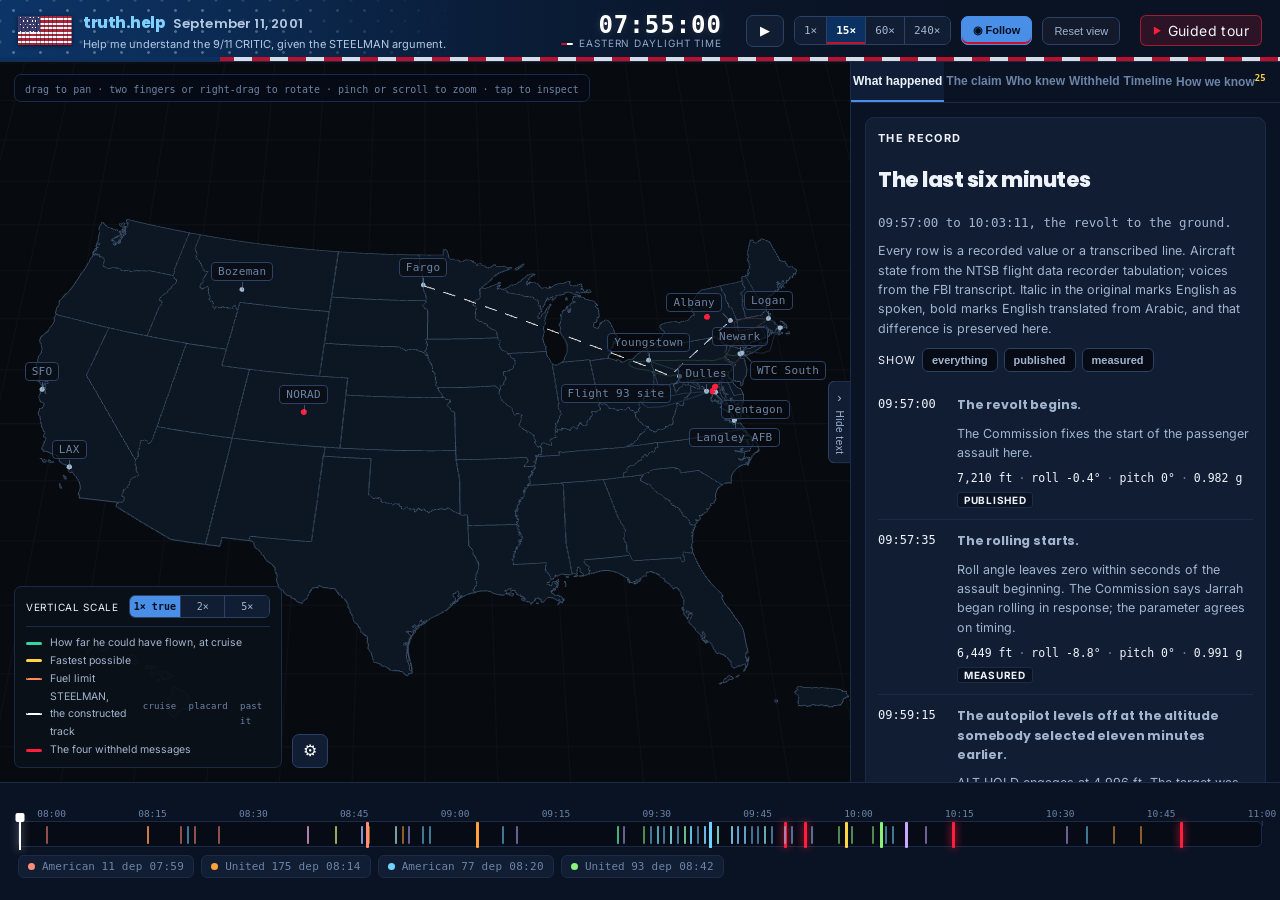
<file: dev.html>
<!DOCTYPE html>
<html lang="en">
<head>
<meta charset="utf-8" />
<meta name="viewport" content="width=device-width, initial-scale=1" />
<title>truth.help — the 9/11 CRITIC and the STEELMAN argument</title>
<link rel="preconnect" href="https://fonts.googleapis.com">
<link rel="preconnect" href="https://fonts.gstatic.com" crossorigin>
<link rel="stylesheet" href="https://fonts.googleapis.com/css2?family=Inter:wght@400;500;600;700;800;900&family=Poppins:wght@600;700;800&display=swap">
<link rel="stylesheet" href="styles.css" />
</head>
<body>

<div id="boot"><div class="boot-inner"><div class="spinner"></div><p>Loading map…</p></div></div>

<header id="topbar">
  <div class="brand">
    <span id="flag90" class="flag90" role="img" aria-label="Animated United States flag"></span>
    <div class="brand-text">
      <h1><a class="wordmark" href="https://truth.help" rel="home">truth.help</a><span class="hdate">September 11, 2001</span></h1>
      <span class="sub">Help me understand the 9/11 CRITIC, given the STEELMAN argument.</span>
    </div>
  </div>

  <div class="clock-wrap">
    <div id="clock">07:55:00</div>
    <div class="clock-label">Eastern Daylight Time</div>
  </div>

  <div class="transport">
    <button id="btn-play" class="icon-btn" title="Play / pause (space)"><span id="play-glyph">▶</span></button>
    <div class="rate-group" id="rate-group">
      <button data-rate="1">1×</button>
      <button data-rate="15" class="on">15×</button>
      <button data-rate="60">60×</button>
      <button data-rate="240">240×</button>
    </div>
    <button id="btn-follow" class="ghost-btn on" aria-pressed="true"
            title="Keep the camera on whatever is airborne (F)">Follow</button>
    <button id="btn-reset-view" class="ghost-btn" title="Stop following and show the whole country">Reset view</button>
    <button id="btn-map" class="ghost-btn only-mobile" title="Swap between the map and the text">Full map</button>
    <button id="btn-tour" class="tour-btn" title="Play a guided walk through the argument">
      <span class="tour-btn-glyph">&#9654;</span> <span class="tour-btn-word">Guided tour</span><span class="tour-btn-short">Tour</span>
    </button>
  </div>
</header>

<main id="stage">
  <canvas id="map"></canvas>
  <div id="labels"></div>

  <div id="hud">
    <div id="hud-state"></div>
    <div id="hud-hint">drag to pan &middot; two fingers or right-drag to rotate &middot; pinch or scroll to zoom &middot; tap to inspect</div>
  </div>

  <div id="legend">
    <div class="legend-scale">
      <span class="legend-title">Vertical scale</span>
      <div class="alt-group" id="alt-group" title="">
        <button data-alt="1" class="on">1× true</button>
        <button data-alt="2">2×</button>
        <button data-alt="5">5×</button>
      </div>
    </div>
    <div class="legend-row" id="alt-note" hidden></div>
    <div id="legend-key" class="legend-key">
      <div><i style="background:#35d6a4"></i>How far he could have flown, at cruise</div>
      <div><i style="background:#ffd447"></i>Fastest possible</div>
      <div><i class="dash" style="border-color:#ff8a5c"></i>Fuel limit</div>
      <div><i class="dash" style="border-color:#fff"></i>STEELMAN, the constructed track
        <span class="ramp" aria-hidden="true"></span>
        <span class="ramp-key">cruise<i></i>placard<i></i>past it</span></div>
      <div><i style="background:#ff1f3d"></i>The four withheld messages</div>
    </div>
  </div>

  <button id="btn-layers" class="icon-btn" aria-label="Map layers" title="Map layers" aria-expanded="false">&#9881;</button>
  <div id="layers-drawer" class="hidden" aria-label="Map layers">
    <div class="drawer-head">
      <span>Map layers</span>
      <button id="drawer-close" class="tour-x" title="Close">&#10005;</button>
    </div>
    <div id="layers-body"></div>
  </div>

  <button id="aside-toggle" title="Hide text" aria-label="Hide text"><span class="at-glyph">›</span><span class="at-word">Hide text</span></button>

  <!-- One popover, shared by every (i) on the page. -->
  <div id="info-pop" class="hidden" role="dialog" aria-label="Definition">
    <div class="ip-term" id="ip-term"></div>
    <p class="ip-plain" id="ip-plain"></p>
    <p class="ip-more" id="ip-more"></p>
    <div class="ip-src" id="ip-src"></div>
  </div>

  <!-- The guided tour's callout. Lives over the map, because the map is what
       it is talking about. -->
  <section id="tour" class="hidden" aria-live="polite" aria-label="Guided tour">
    <div class="tour-bar"><i id="tour-bar-fill"></i></div>
    <div class="tour-head">
      <span id="tour-chapter" class="tour-chapter">&mdash;</span>
      <span id="tour-count" class="tour-count"></span>
      <button id="tour-close" class="tour-x" title="End the tour (Esc)">&#10005;</button>
    </div>
    <h4 id="tour-title"></h4>
    <div id="tour-body"></div>
    <div class="tour-foot">
      <div id="tour-dots" class="tour-dots"></div>
      <div class="tour-ctl">
        <button id="tour-end" title="End the tour">End</button>
        <button id="tour-prev" title="Previous step (&larr;)">&lsaquo;</button>
        <button id="tour-replay" title="Show me where to look again">&#9673;</button>
        <button id="tour-next" title="Next step (space or &rarr;)">&rsaquo;</button>
      </div>
    </div>
  </section>
</main>

<aside id="panel">
  <nav id="tabs">
    <button data-tab="brief" class="on">What&nbsp;happened</button>
    <button data-tab="claim">The&nbsp;claim</button>
    <button data-tab="aware">Who&nbsp;knew</button>
    <button data-tab="critic">Withheld</button>
    <button data-tab="timeline">Timeline</button>
    <button data-tab="conflicts">How&nbsp;we&nbsp;know<span id="conflict-count"></span></button>
  </nav>

  <section class="tab-body" data-body="brief"><div id="recon-host"></div><div id="brief-body"></div></section>

  <section class="tab-body hidden" data-body="claim"><div id="claim-body"></div><div id="claim-next"></div></section>

  <section class="tab-body hidden" data-body="aware">
    <div id="aware-body"></div>
    <h3 id="airborne" class="sec-head sec-anchor">What was airborne</h3>
    <div id="military-body"></div>
    <div id="aware-next"></div>
  </section>

  <section class="tab-body hidden" data-body="critic"><div id="critic-body"></div><div id="critic-next"></div></section>

  <section class="tab-body hidden" data-body="timeline">
    <div id="timeline-top"></div>
    <div id="now-card" class="card"></div>
    <div id="event-list"></div>
    <h3 id="crash" class="sec-head sec-anchor">The crash, 09:57–10:03</h3>
    <div id="debris-body"></div>
    <div id="timeline-next"></div>
  </section>

  <section class="tab-body hidden" data-body="conflicts">
    <div id="certainty-host"></div>
    <div id="corrections-host"></div>
    <div id="conflicts-body"></div>
    <div id="glossary-host"></div>
    <div id="mapkey-host"></div>
    <div id="conflicts-next"></div>
  </section>
</aside>

<footer id="timeline">
  <div id="track-wrap">
    <div id="ticks"></div>
    <div id="track">
      <div id="track-fill"></div>
      <div id="event-marks"></div>
      <div id="playhead"><div class="playhead-grip"></div></div>
    </div>
    <input id="scrub" type="range" min="0" max="1" step="1" value="0" aria-label="Scrub timeline" />
  </div>
  <div id="flight-strip"></div>
</footer>

<div id="tooltip" class="hidden"></div>

<script type="module" src="src/main.js"></script>
</body>
</html>
</file>
<file: styles.css>
/* =============================================================================
   styles.css — dark instrument-panel look. Restrained on purpose: the subject
   does not want decoration, and the colour budget is spent on distinguishing
   evidence from allegation rather than on ornament.
   ========================================================================== */

:root {
  /* Navy, white and red. Restrained on purpose — the subject is a memorial
     one, so the flag palette is used at the weight of an official document
     rather than a celebration. Colour still does the same job it always did
     here: telling evidence apart from allegation. */
  --bg:        #060b16;
  --bg-2:      #0a1324;
  --bg-3:      #101d33;
  --line:      #1b2b47;
  --line-2:    #2b4166;
  --ink:       #eef3fa;
  --ink-dim:   #a2b5cf;
  --ink-faint: #6d84a6;

  /* Flag colours. --critic is the loudest thing on the page by design: the
     withheld messages are the subject, so they get the red. */
  --flag-red:  #c8102e;
  --flag-blue: #0a3161;
  --critic:    #ff1f3d;
  --ui:        #4a8fe7;

  /* Aircraft. AA11 moved from red to coral so nothing competes with CRITIC. */
  --aa11:  #ff8c7a;
  --ua175: #ffbe4d;
  --aa77:  #74c7ff;
  --ua93:  #8cf27a;
  --mil:   #b9a6ff;
  --claim: #ffd447;
  --doc:   #35d6a4;
  --debris:#ff8a5c;

  --topbar-h: 62px;
  --timeline-h: 118px;
  --footer-h: 118px;
  --panel-w: 430px;

  --mono: ui-monospace, "SF Mono", "Cascadia Mono", Menlo, Consolas, monospace;
  /* Inter for interface and body, Poppins for display only, borrowed from
     Truth Social. Both carry a real fallback stack so the page holds its
     shape if the webfonts never arrive. */
  --sans: Inter, ui-sans-serif, system-ui, "Segoe UI", Roboto, sans-serif;
  --display: Poppins, Inter, ui-sans-serif, system-ui, "Segoe UI", sans-serif;
}

* { box-sizing: border-box; }

html, body {
  margin: 0; height: 100%;
  background: var(--bg); color: var(--ink);
  font-family: var(--sans); font-size: 14px;
  overflow: hidden;
  -webkit-font-smoothing: antialiased;
}

body {
  display: grid;
  grid-template-columns: 1fr var(--panel-w);
  grid-template-rows: var(--topbar-h) 1fr var(--timeline-h);
  grid-template-areas: "top top" "stage panel" "time time";
  transition: grid-template-columns .25s ease;
}
body.panel-hidden { grid-template-columns: 1fr 0px; }
body.panel-hidden #panel { opacity: 0; pointer-events: none; }

/* --- boot ---------------------------------------------------------------- */
#boot {
  position: fixed; inset: 0; z-index: 200; background: var(--bg);
  display: grid; place-items: center; transition: opacity .4s ease;
}
#boot.gone { opacity: 0; pointer-events: none; }
.boot-inner { text-align: center; color: var(--ink-dim); }
.spinner {
  width: 30px; height: 30px; margin: 0 auto 14px;
  border: 2px solid var(--line-2); border-top-color: var(--ui);
  border-radius: 50%; animation: spin 0.9s linear infinite;
}
@keyframes spin { to { transform: rotate(360deg); } }
#boot.error .spinner { animation: none; border-top-color: var(--aa11); }

/* --- topbar -------------------------------------------------------------- */
/* The flag, at the weight of an official document rather than a celebration —
   the register the whole page is written in. A canton wash with a faint star
   field on the left, a tricolour rule underneath, and the active controls moved
   off the generic UI blue onto the flag blue. The colour is doing the same job
   it does on the map: telling one kind of thing from another. */
#topbar {
  grid-area: top; position: relative; z-index: 2;
  display: flex; align-items: center; gap: 24px;
  padding: 0 18px;
  background:
    linear-gradient(90deg,
      rgba(13, 60, 118, .82) 0%,
      rgba(12, 55, 108, .64) 18%,
      rgba(10, 49, 97, .34) 38%,
      rgba(10, 49, 97, .08) 58%,
      transparent 76%),
    var(--bg-2);
  border-bottom: 1px solid var(--line);
}

/* The canton: a field of stars, faint enough to read as texture. */
#topbar::before {
  content: ''; position: absolute; left: 0; top: 0; bottom: 4px; width: 460px;
  pointer-events: none;
  background-image:
    radial-gradient(circle at 50% 50%, rgba(255,255,255,.30) 1.1px, transparent 1.7px),
    radial-gradient(circle at 50% 50%, rgba(255,255,255,.20) 1.1px, transparent 1.7px);
  background-size: 27px 21px, 27px 21px;
  background-position: 0 0, 13.5px 10.5px;
  -webkit-mask-image: linear-gradient(90deg, #000 0 46%, transparent 100%);
  mask-image: linear-gradient(90deg, #000 0 46%, transparent 100%);
}
.brand { position: relative; display: flex; align-items: center; gap: 11px; }
.brand-text { min-width: 0; }

/* --- the 1990s flag --------------------------------------------------------
   Sliced into columns, each running the same wave one step behind the last.
   That phase offset IS the ripple; it is how the original GIFs did it. */
.flag90 {
  flex: none; display: flex; align-items: stretch;
  width: 54px; height: 29px;
  filter: drop-shadow(0 1px 2px rgba(0,0,0,.55));
}
.flag90 i {
  flex: 1 1 0; min-width: 0;
  background-image: var(--flag-src);
  background-repeat: no-repeat;
  background-size: 1400% 100%;          /* FLAG_SLICES columns across */
  image-rendering: pixelated;           /* real pixels, not a filter */
  animation: flag90 1.15s linear infinite;
  will-change: transform;
}

@keyframes flag90 {
  0%   { transform: translateY(0)      scaleY(1);    filter: brightness(1); }
  25%  { transform: translateY(-1.6px) scaleY(1.05); filter: brightness(1.22); }
  50%  { transform: translateY(0)      scaleY(1);    filter: brightness(1); }
  75%  { transform: translateY(1.6px)  scaleY(0.95); filter: brightness(0.82); }
  100% { transform: translateY(0)      scaleY(1);    filter: brightness(1); }
}

/* A waving flag is decoration, and decoration is the first thing that should
   hold still when someone has asked for less motion. */
@media (prefers-reduced-motion: reduce) {
  .flag90 i { animation: none; }
}
.brand h1 {
  margin: 0; font-size: 15px; font-weight: 800; letter-spacing: .2px;
  color: #fff;
}
/* Lifted off --ink-faint: that colour was chosen against the near-black page
   background and is close to unreadable on the canton blue now behind it. */
/* The domain is the promise the page has to keep, so it goes first and stays
   first: when the masthead ellipsizes on a phone it is the half that survives. */
.brand h1 { display: flex; align-items: baseline; gap: 8px; }
.wordmark {
  font-size: 14px; letter-spacing: -.2px;
  color: #7fd0ff; text-decoration: none; flex: 0 0 auto;
}
.wordmark:hover { text-decoration: underline; }
.hdate {
  font-size: 13px; font-weight: 500; color: #b4c8e2;
  overflow: hidden; text-overflow: ellipsis; white-space: nowrap; min-width: 0;
}
.brand .sub { font-size: 11px; color: #b4c8e2; }

.clock-wrap { margin-left: auto; text-align: right; }
#clock {
  font-family: var(--mono); font-size: 24px; font-weight: 700;
  letter-spacing: 1px; line-height: 1; font-variant-numeric: tabular-nums;
  color: #fff; text-shadow: 0 1px 10px rgba(255,255,255,.14);
}
.clock-label {
  font-size: 10px; letter-spacing: .9px; text-transform: uppercase;
  color: #8fa8c9;
}
.clock-label::before {
  content: ''; display: inline-block; vertical-align: 2px;
  width: 12px; height: 2px; margin-right: 6px; border-radius: 1px;
  background: linear-gradient(90deg, var(--flag-red) 0 50%, #f7f9fc 50% 100%);
}

.transport { display: flex; align-items: center; gap: 10px; }
.icon-btn {
  width: 38px; height: 32px; border-radius: 7px; cursor: pointer;
  background: var(--bg-3); border: 1px solid var(--line-2); color: #fff;
  font-size: 13px;
}
.icon-btn:hover { border-color: #6f8fbe; background: rgba(20,38,65,.7); }
.rate-group { display: flex; border: 1px solid var(--line-2); border-radius: 7px; overflow: hidden; }
.rate-group button {
  background: var(--bg-3); border: 0; color: var(--ink-dim); cursor: pointer;
  padding: 7px 9px; font-size: 11px; font-family: var(--mono);
  border-right: 1px solid var(--line-2);
}
.rate-group button:last-child { border-right: 0; }
.rate-group button.on {
  background: var(--flag-blue); color: #fff; font-weight: 700;
  box-shadow: inset 0 -2px 0 var(--flag-red);
}
.ghost-btn {
  background: rgba(255,255,255,.03); border: 1px solid var(--line-2); color: var(--ink-dim);
  border-radius: 7px; padding: 7px 11px; cursor: pointer; font-size: 11px;
}
.ghost-btn:hover { color: var(--ink); border-color: #6f8fbe; }
.ghost-btn.on {
  background: var(--flag-blue); border-color: #2d5f9e; color: #fff;
  box-shadow: inset 0 -2px 0 var(--flag-red);
}

/* --- stage --------------------------------------------------------------- */
#stage { grid-area: stage; position: relative; overflow: hidden; }
/* touch-action: none is load-bearing. Without it the browser treats a
   drag as a candidate page scroll, and the moment it decides that is what
   the gesture is, it fires pointercancel and the drag dies mid-motion. */
#map {
  width: 100%; height: 100%; display: block; cursor: grab;
  touch-action: none;
  overscroll-behavior: none;
  -webkit-user-select: none; user-select: none;
  -webkit-tap-highlight-color: transparent;
}
#map:active { cursor: grabbing; }

/* The label layer sits in its own stacking context so a label's leader line
   (a negative-z-index child) can pass behind other labels without dropping
   behind the canvas. */
#labels { position: absolute; inset: 0; pointer-events: none; z-index: 1; }
.map-label {
  position: absolute;
  font-size: 11px; font-family: var(--mono); letter-spacing: .3px;
  color: var(--ink); background: rgba(7,10,15,.82);
  border: 1px solid var(--line-2); border-radius: 4px;
  padding: 2px 6px; white-space: nowrap; pointer-events: none;
  box-sizing: border-box;
}
.map-label .lt { position: relative; }
/* The leader from the box to the point it names. */
.map-label .lead {
  position: absolute; display: block; height: 1px; width: 0;
  background: currentColor; opacity: .55; transform-origin: 0 0;
  z-index: -1; pointer-events: none;
}
.map-label.flight { font-weight: 700; }
.map-label.dim { color: var(--ink-faint); background: rgba(7,10,15,.6); }

#hud {
  position: absolute; left: 14px; top: 12px; pointer-events: none; z-index: 3;
  font-family: var(--mono); font-size: 11px;
  background: rgba(6,11,22,.86); border: 1px solid var(--line);
  border-radius: 7px; padding: 6px 10px;
}
#hud-state { font-size: 15px; color: var(--ink); min-height: 19px; letter-spacing: .3px; }
/* Nothing hovered is the normal state, so an empty readout collapses rather
   than holding an empty band open above the hint. The mobile block drops the
   whole HUD when it is empty, because there the hint line is hidden too. */
#hud-state:empty { display: none; }
#hud-hint { color: var(--ink-faint); margin-top: 3px; font-size: 10px; }

/* The legend: one row for the vertical scale, the colour key beneath it. */
#legend {
  position: absolute; left: 14px; bottom: 14px; width: 268px; z-index: 3;
  background: rgba(12,17,25,.9); border: 1px solid var(--line);
  border-radius: 7px; padding: 8px 11px; font-size: 10.5px; color: var(--ink-dim);
}
.legend-scale { display: flex; align-items: center; gap: 10px; }
.legend-scale .alt-group { flex: 1; margin: 0; }
.legend-title { color: var(--ink); font-size: 10px; text-transform: uppercase; letter-spacing: .7px; white-space: nowrap; }
.legend-row b { color: var(--claim); font-family: var(--mono); }
#alt-note[hidden] { display: none; }
.legend-key { margin-top: 8px; padding-top: 7px; border-top: 1px solid var(--line); }
.legend-key > div { display: flex; align-items: center; gap: 8px; line-height: 1.7; color: var(--ink-dim); }
.legend-key i { flex: none; width: 16px; height: 3px; border-radius: 2px; }
.legend-key i.dash { height: 0; border-top: 2px dashed; background: none; }
.legend-key.in-drawer { font-size: 11.5px; }

/* The layers drawer and its button, beside the legend. */
#btn-layers {
  position: absolute; left: 292px; bottom: 14px; z-index: 3;
  width: 36px; height: 34px; font-size: 16px; line-height: 1;
}
#btn-layers.on { background: var(--flag-blue); border-color: #2d5f9e; }
#layers-drawer {
  position: absolute; left: 14px; bottom: 58px; width: 340px; z-index: 30;
  max-height: calc(100% - 80px); overflow-y: auto;
  background: rgba(6,11,22,.96); backdrop-filter: blur(9px);
  border: 1px solid var(--line-2); border-radius: 9px; padding: 10px 12px 4px;
  box-shadow: 0 18px 48px rgba(0,0,0,.62);
  animation: tour-in .22s ease-out;
}
#layers-drawer.hidden { display: none; }
.drawer-head {
  display: flex; align-items: center; justify-content: space-between;
  font: 700 10px/1 var(--mono); letter-spacing: 1.2px; text-transform: uppercase;
  color: var(--ink-dim); margin-bottom: 8px;
}
#layers-drawer .card { padding: 10px; margin-bottom: 8px; }
#layers-drawer .toggle { padding: 6px 4px; }
.mode-switch {
  display: flex; border: 1px solid var(--line-2); border-radius: 7px; overflow: hidden;
}
.mode-switch button {
  flex: 1; background: var(--bg-3); border: 0; border-right: 1px solid var(--line-2);
  color: var(--ink-dim); cursor: pointer; padding: 8px 6px; font-size: 12px; font-weight: 700;
}
.mode-switch button:last-child { border-right: 0; }
.mode-switch button.on { background: var(--flag-blue); color: #fff; box-shadow: inset 0 -2px 0 var(--flag-red); }

#aside-toggle {
  position: absolute; right: 0; top: 50%; transform: translateY(-50%);
  z-index: 10; cursor: pointer;
  display: flex; flex-direction: column; align-items: center; gap: 6px;
  width: 22px; padding: 8px 3px;
  background: var(--bg-3); color: var(--ink-dim);
  border: 1px solid var(--line-2); border-right: 0;
  border-radius: 7px 0 0 7px; font-size: 13px;
}
#aside-toggle .at-word { writing-mode: vertical-rl; font-size: 10px; letter-spacing: .5px; }
#aside-toggle:hover { color: var(--ink); }
body.panel-hidden #aside-toggle .at-glyph { display: inline-block; transform: rotate(180deg); }

/* --- panel --------------------------------------------------------------- */
#panel {
  grid-area: panel; background: var(--bg-2); border-left: 1px solid var(--line);
  display: flex; flex-direction: column; overflow: hidden; transition: opacity .2s;
  position: relative;
}
/* Six tabs at ~70px each across the 430px panel. */
#tabs {
  display: flex; flex-wrap: nowrap; border-bottom: 1px solid var(--line); flex: 0 0 auto;
  position: relative;
  /* Labels that read as questions are longer than one-word labels. Rather than
     crushing them into each other, let the strip scroll and keep each label
     whole; the fade on #panel::before already signals there is more. */
  overflow-x: auto; scrollbar-width: none; scroll-snap-type: x proximity;
}
#tabs::-webkit-scrollbar { display: none; }
#tabs button {
  flex: 0 0 auto; white-space: nowrap; scroll-snap-align: start; background: transparent; border: 0; border-bottom: 2px solid transparent;
  color: var(--ink-faint); padding: 11px 2px; cursor: pointer; font-size: 12px;
  letter-spacing: 0; white-space: nowrap; min-width: 0;
}
/* Right-edge fade on a strip that scrolls sideways, drawn by the strip's
   parent so it stays at the visible edge, and switched off at the end. */
#panel::before, #timeline::after {
  content: ''; position: absolute; right: 0; width: 28px; z-index: 6;
  pointer-events: none; opacity: 0; transition: opacity .2s;
  background: linear-gradient(90deg, transparent, var(--bg-2));
}
#panel::before { top: 0; height: 44px; }
#timeline::after { bottom: 6px; height: 30px; }
@media (max-width: 860px) {
  #panel:has(#tabs:not(.at-end))::before { opacity: 1; }
  #timeline:has(#flight-strip:not(.at-end))::after { opacity: 1; }
  body.footer-min #timeline::after { display: none; }
}
#conflict-count {
  display: inline-block; font-family: var(--mono); font-size: 9px;
  color: var(--claim); vertical-align: super;
}
#tabs button:hover { color: var(--ink-dim); }
#tabs button.on { color: var(--ink); border-bottom-color: var(--ui); background: rgba(74,143,231,.09); }

.tab-body { overflow-y: auto; padding: 14px; flex: 1 1 auto; }
.tab-body.hidden { display: none; }
.tab-body::-webkit-scrollbar { width: 9px; }
.tab-body::-webkit-scrollbar-thumb { background: var(--line-2); border-radius: 5px; }
.tab-body::-webkit-scrollbar-track { background: transparent; }

.card {
  background: var(--bg-3); border: 1px solid var(--line);
  border-radius: 9px; padding: 12px; margin-bottom: 12px;
}
.card h3 {
  margin: 0 0 8px; font-size: 11px; text-transform: uppercase;
  letter-spacing: .8px; color: var(--ink-dim); font-weight: 800;
}
.card p { margin: 0 0 9px; line-height: 1.55; color: var(--ink-dim); font-size: 12.5px; }
.card p:last-child { margin-bottom: 0; }
.card p strong { color: var(--ink); font-weight: 700; }

/* provenance badges — the whole point of the colour system */
.src {
  display: inline-block; font-size: 9px; letter-spacing: .6px; text-transform: uppercase;
  padding: 1.5px 5px; border-radius: 3px; font-family: var(--mono);
  border: 1px solid; vertical-align: middle; white-space: nowrap;
}
.src[data-info] { cursor: help; }
.src[data-info]:hover { filter: brightness(1.25); }
.src.solid { color: #7fd1a8; border-color: #2c5f47; background: rgba(53,214,164,.08); }
.src.soft  { color: #8fa2b8; border-color: var(--line-2); background: rgba(143,162,184,.06); }
.src.warn  { color: var(--claim); border-color: #6b5713; background: rgba(255,212,71,.09); }
/* A source that refutes the premise it is attached to. Same weight as .solid,
   opposite direction, so a refuting record cannot read as a supporting one. */
.src.against { color: #ffb3bd; border-color: #7a2230; background: rgba(200,16,46,.10); }

/* --- timeline event list -------------------------------------------------- */
#now-card { border-color: var(--line-2); }
#now-card .now-t { font-family: var(--mono); font-size: 19px; color: var(--ink); }
#now-card .now-sub { font-size: 11px; color: var(--ink-faint); margin-top: 2px; }

.ev {
  display: grid; grid-template-columns: 62px 1fr; gap: 10px;
  padding: 9px 8px; border-radius: 7px; cursor: pointer;
  border-left: 2px solid transparent; margin-bottom: 2px;
}
.ev:hover { background: var(--bg-3); }
.ev.future { opacity: .34; }
.ev.now { background: rgba(74,143,231,.12); border-left-color: var(--ui); }
.ev-t { font-family: var(--mono); font-size: 11.5px; color: var(--ink-faint); padding-top: 1px; }
.ev.now .ev-t, .ev.past .ev-t { color: var(--ink-dim); }
.ev-label { font-size: 10px; letter-spacing: .4px; text-transform: uppercase; margin-bottom: 3px; font-weight: 800; }
.ev-text { font-size: 12.5px; line-height: 1.5; color: var(--ink-dim); }
.ev.claim-ev { border-left-color: var(--claim); background: rgba(255,212,71,.06); }

/* --- claim tab ------------------------------------------------------------ */
.quote {
  border-left: 3px solid var(--claim); padding: 4px 0 4px 12px; margin: 10px 0;
  font-style: italic; color: var(--ink); line-height: 1.6; font-size: 13px;
}
.kv { display: grid; grid-template-columns: 84px 1fr; gap: 5px 10px; font-size: 12px; }
.kv dt { color: var(--ink-faint); }
.kv dd { margin: 0; color: var(--ink-dim); }

.leg {
  border: 1px solid var(--line); border-radius: 8px; padding: 10px;
  margin-bottom: 9px; background: rgba(255,255,255,.012);
}
.leg-head { display: flex; justify-content: space-between; align-items: baseline; gap: 8px; margin-bottom: 7px; }
.leg-name { font-size: 12px; color: var(--ink); font-weight: 700; }
.leg-dist { font-family: var(--mono); font-size: 11px; color: var(--ink-faint); }
.leg-speed { font-family: var(--mono); font-size: 22px; font-weight: 800; line-height: 1; }
.leg-speed small { font-size: 11px; font-weight: 400; color: var(--ink-faint); margin-left: 4px; }
.leg-mach { font-family: var(--mono); font-size: 11px; color: var(--ink-dim); margin-top: 3px; }

.bar { height: 7px; border-radius: 4px; background: var(--bg); margin-top: 9px; position: relative; overflow: hidden; }
.bar-fill { height: 100%; border-radius: 4px; transition: width .18s ease, background .18s ease; }
.bar-marks { position: relative; height: 13px; margin-top: 2px; }
.bar-mark { position: absolute; transform: translateX(-50%); font-size: 8.5px; color: var(--ink-faint); font-family: var(--mono); white-space: nowrap; }
.bar-mark::before { content: ''; position: absolute; left: 50%; top: -13px; width: 1px; height: 9px; background: var(--line-2); }

.v-routine    { color: var(--doc); }    .b-routine    { background: var(--doc); }
.v-hard       { color: #ffd447; }       .b-hard       { background: #ffd447; }
.v-dash       { color: #ff8a5c; }       .b-dash       { background: #ff8a5c; }
.v-impossible { color: var(--aa11); }   .b-impossible { background: var(--aa11); }

.dial { margin: 12px 0 4px; }
.dial label { display: flex; justify-content: space-between; font-size: 11px; color: var(--ink-dim); margin-bottom: 6px; }
.dial label b { font-family: var(--mono); color: var(--ink); }
input[type=range] { width: 100%; }

.finding { border-top: 1px solid var(--line); padding: 10px 0; }
.finding:first-child { border-top: 0; padding-top: 2px; }
.finding h4 { margin: 0 0 5px; font-size: 12.5px; color: var(--ink); font-weight: 700; }
.finding.hard h4::before { content: '■ '; color: var(--aa11); }
.finding.soft h4::before { content: '□ '; color: var(--ink-faint); }
.finding p { margin: 0; font-size: 12.5px; line-height: 1.55; color: var(--ink-dim); }

.cmd-row { display: grid; grid-template-columns: 76px 1fr; gap: 9px; padding: 7px 0; border-top: 1px solid var(--line); font-size: 12.5px; }
.cmd-row:first-child { border-top: 0; }
.cmd-row .t { font-family: var(--mono); color: var(--ink-faint); }
.cmd-row .x { color: var(--ink-dim); line-height: 1.5; }
.cmd-row.claim-row .t { color: var(--claim); }

.verdict {
  border: 1px solid #6b2b2b; background: rgba(255,89,100,.07);
  border-radius: 9px; padding: 12px; margin-bottom: 12px;
}
.verdict h3 { color: var(--aa11); }

ul.plain { margin: 0; padding-left: 17px; }
ul.plain li { font-size: 12.5px; color: var(--ink-dim); line-height: 1.55; margin-bottom: 5px; }

.chip-row { display: flex; flex-wrap: wrap; gap: 6px; margin-top: 9px; }
.chip-row:empty { display: none; }
.chip {
  font-size: 11px; padding: 5px 9px; border-radius: 6px; cursor: pointer;
  background: var(--bg); border: 1px solid var(--line-2); color: var(--ink-dim);
}
.chip:hover { color: var(--ink); border-color: var(--ui); }
.chip-inline { margin-left: 6px; padding: 2px 7px; font-size: 10.5px; vertical-align: middle; }

/* Jump chips at the top of a tab, and the Next footer at the bottom. */
.jump-row { display: flex; gap: 6px; flex-wrap: wrap; margin: 0 0 10px; }
.next-row {
  display: flex; gap: 8px; flex-wrap: wrap; align-items: center;
  margin: 18px 0 6px; padding-top: 12px; border-top: 1px solid var(--line);
}
.chip-next { background: var(--flag-blue); border-color: #2d5f9e; color: #fff; font-weight: 700; padding: 8px 12px; }
.chip-next:hover { border-color: var(--ui); color: #fff; }

/* A section anchor inside a tab (The crash, What was airborne). */
.sec-anchor { margin-top: 26px; padding-top: 12px; border-top: 1px solid var(--line-2); scroll-margin-top: 8px; }

/* A closed 'More' inside a card, and a card whose heading is its summary. */
details.more { margin-top: 8px; }
details.more > summary {
  cursor: pointer; list-style: none; font-size: 11.5px; color: var(--ui);
  padding: 6px 0; user-select: none;
}
details.more > summary::-webkit-details-marker { display: none; }
details.more > summary::before { content: '+ '; font-family: var(--mono); }
details.more[open] > summary::before { content: '\2013 '; }
details.more > p:first-of-type { margin-top: 6px; }
details.cd > summary { cursor: pointer; list-style: none; display: flex; align-items: center; gap: 8px; }
details.cd > summary::-webkit-details-marker { display: none; }
details.cd > summary h3 { margin: 0; flex: 1; }
details.cd > summary::after {
  content: '+'; font-family: var(--mono); color: var(--ink-faint); font-size: 13px;
}
details.cd[open] > summary::after { content: '\2013'; }
details.cd[open] > summary { margin-bottom: 8px; }

/* The verdict card at the head of the Claim tab. */
.verdict-top .bluf-kicker { color: var(--aa11); }
.verdict-top h3 { font-size: 16px; text-transform: none; letter-spacing: 0; color: #fff; }

/* 'Showing disputes about' on the Sources tab. */
.cf-showing {
  margin: 0 0 10px; padding: 7px 10px; border-radius: 6px;
  background: rgba(74,143,231,.12); border: 1px solid rgba(74,143,231,.45);
  font-size: 12px; color: var(--ink);
}
.cf-showing.hidden { display: none; }

/* --- layers --------------------------------------------------------------- */
.toggle {
  display: flex; align-items: center; gap: 10px; padding: 9px 8px;
  border-radius: 7px; cursor: pointer; font-size: 12.5px;
}
.toggle:hover { background: var(--bg-3); }
.toggle input { accent-color: var(--ui); width: 15px; height: 15px; cursor: pointer; }
.toggle .swatch { width: 10px; height: 10px; border-radius: 2px; flex: 0 0 auto; }
.toggle .meta { margin-left: auto; font-family: var(--mono); font-size: 10px; color: var(--ink-faint); }

/* --- timeline footer ------------------------------------------------------ */
#timeline {
  grid-area: time; background: var(--bg-2); border-top: 1px solid var(--line);
  padding: 10px 18px 8px; display: flex; flex-direction: column; gap: 8px;
  position: relative;
}
#track-wrap { position: relative; padding-top: 15px; }
#ticks { position: relative; height: 13px; }
.tick { position: absolute; transform: translateX(-50%); font-family: var(--mono); font-size: 9.5px; color: var(--ink-faint); }
.tick::after { content: ''; position: absolute; left: 50%; top: 13px; width: 1px; height: 5px; background: var(--line-2); }

#track { position: relative; height: 26px; background: var(--bg); border-radius: 5px; border: 1px solid var(--line); }
#track-fill { position: absolute; left: 0; top: 0; bottom: 0; background: linear-gradient(90deg, rgba(111,211,255,.13), rgba(111,211,255,.24)); border-radius: 4px 0 0 4px; }
#event-marks { position: absolute; inset: 0; z-index: 3; pointer-events: none; }
.emark { pointer-events: auto; position: absolute; top: 4px; width: 2px; height: 18px; border-radius: 1px; opacity: .55; cursor: pointer; }
.emark.big { height: 26px; top: 0; width: 3px; opacity: 1; }
.emark:hover { opacity: 1; box-shadow: 0 0 7px currentColor; }

#playhead { z-index: 4; position: absolute; top: -4px; bottom: -4px; width: 2px; background: #fff; pointer-events: none; box-shadow: 0 0 9px rgba(255,255,255,.65); }
.playhead-grip { position: absolute; top: -5px; left: 50%; transform: translateX(-50%); width: 9px; height: 9px; background: #fff; border-radius: 2px; }

#scrub {
  position: absolute; left: 0; right: 0; top: 15px; height: 26px; z-index: 2;
  margin: 0; opacity: 0; cursor: ew-resize; width: 100%;
}

#flight-strip { display: flex; gap: 7px; flex-wrap: wrap; }
.fs {
  display: flex; align-items: center; gap: 7px; padding: 4px 9px;
  border-radius: 6px; background: var(--bg-3); border: 1px solid var(--line);
  font-size: 11px; font-family: var(--mono); color: var(--ink-faint);
}
.fs.live { color: var(--ink); border-color: currentColor; }
.fs.down { opacity: .5; }
.fs .dot { width: 7px; height: 7px; border-radius: 50%; }
.fs .st { letter-spacing: .3px; }

#tooltip {
  position: fixed; z-index: 150; max-width: 290px; pointer-events: none;
  background: rgba(12,17,25,.97); border: 1px solid var(--line-2);
  border-radius: 8px; padding: 10px 12px; font-size: 12px; line-height: 1.5;
  color: var(--ink-dim); box-shadow: 0 10px 32px rgba(0,0,0,.6);
}
#tooltip.hidden { display: none; }
#tooltip b { color: var(--ink); display: block; margin-bottom: 4px; font-size: 12.5px; }

@media (max-width: 1150px) {
  :root { --panel-w: 360px; }
}
/* The mobile rules live in the 860px block near the end of this file. An
   earlier version of them sat here and fought it: a grid with no panel area,
   the panel as a fixed 340px overlay, and `.transport .ghost-btn { display:
   none }` which outranks `.only-mobile` on specificity and so kept the
   Map/Read toggle permanently hidden. Removed rather than patched. */


/* --- military tab ---------------------------------------------------------- */

/* The QUIT entry is the analytically important one — it is the true thing the
   claim is a distortion of — so it gets the one accent on the page. */
.kernel-card { border-color: #2c5f47; background: linear-gradient(180deg, rgba(53,214,164,.05), rgba(53,214,164,.015)); }
.kernel-card h3 { color: var(--doc); }
.kernel-leg { border-color: #2c5f47; background: rgba(53,214,164,.04); }

.armed {
  margin-top: 3px; font-family: var(--mono); font-size: 10.5px;
  letter-spacing: .4px; color: var(--ink-faint);
}
.armed.unarmed { color: var(--debris); }

.cs-row {
  display: grid; grid-template-columns: 118px 1fr; gap: 10px;
  padding: 9px 0; border-top: 1px solid var(--line);
}
.cs-row:first-of-type { border-top: 0; }
.cs-name {
  font-family: var(--mono); font-size: 11px; color: var(--ink);
  letter-spacing: .4px; line-height: 1.4;
}
.cs-what { font-size: 12px; color: var(--ink-dim); }
.cs-note { font-size: 11.5px; color: var(--ink-faint); line-height: 1.45; margin-top: 2px; }

@media (max-width: 1150px) {
  .cs-row { grid-template-columns: 1fr; gap: 3px; }
}


/* --- follow toggle --------------------------------------------------------- */
#btn-follow.on {
  color: #04101f; background: var(--ui); border-color: var(--ui); font-weight: 800;
}
#btn-follow.on::before { content: '\25C9\00a0'; }
#btn-follow:not(.on)::before { content: '\25CB\00a0'; opacity: .55; }


/* --- discrepancy register --------------------------------------------------
   The app's own defects are rendered in the same list and the same red as
   everyone else's contradictions; nothing here gets a softer treatment for
   being ours. */

.cflag {
  display: inline-block; font-family: var(--mono); font-size: 9px;
  padding: 1px 5px; border-radius: 3px; cursor: pointer; vertical-align: middle;
  background: rgba(255,212,71,.10); border: 1px solid #6b5713; color: var(--claim);
}
.cflag:hover { background: rgba(255,212,71,.2); }
.cflag.bad { background: rgba(255,89,100,.10); border-color: #6b2b2b; color: var(--aa11); }
.cflag.bad:hover { background: rgba(255,89,100,.2); }

.card.conflict { border-left: 2px solid var(--line-2); }
.card.conflict.cf-hit { border-left-color: var(--ui); box-shadow: 0 0 0 1px rgba(74,143,231,.45); }

.cf-head { display: flex; align-items: center; gap: 8px; margin-bottom: 7px; }
.cf-tags { margin-left: auto; font-family: var(--mono); font-size: 9.5px; color: var(--ink-faint); }

.cf-status {
  font-size: 9px; letter-spacing: .6px; text-transform: uppercase; font-family: var(--mono);
  padding: 2px 6px; border-radius: 3px; border: 1px solid; white-space: nowrap;
}
.cf-status.ok   { color: #7fd1a8;      border-color: #2c5f47; background: rgba(53,214,164,.08); }
.cf-status.bad  { color: var(--aa11);  border-color: #6b2b2b; background: rgba(255,89,100,.08); }
.cf-status.warn { color: var(--claim); border-color: #6b5713; background: rgba(255,212,71,.08); }

.cf-subject { margin: 0 0 6px; font-size: 13px; color: var(--ink); font-weight: 700; line-height: 1.4; }
.cf-why { margin: 0 0 10px; font-size: 12px; color: var(--ink-faint); line-height: 1.5; }

.cf-readings { border-top: 1px solid var(--line); }
.cf-reading { padding: 8px 0 8px 10px; border-bottom: 1px solid var(--line); border-left: 2px solid var(--line-2); }
.cf-reading.first { border-left-color: var(--doc); }
.cf-v { font-size: 12.5px; color: var(--ink); line-height: 1.45; }
.cf-who { font-size: 11.5px; color: var(--ink-dim); margin-top: 3px; line-height: 1.45; }
.cf-weight { font-size: 11px; color: var(--ink-faint); margin-top: 3px; font-style: italic; line-height: 1.45; }

.cf-reading-note, .cf-app {
  margin-top: 10px; font-size: 12.5px; line-height: 1.55; color: var(--ink-dim);
}
.cf-reading-note strong { color: var(--doc); }
.cf-app { padding-top: 8px; border-top: 1px solid var(--line); }
.cf-app strong { color: var(--aa11); }

.cf-legend { margin-top: 10px; border-top: 1px solid var(--line); }
.cf-legend-row {
  display: flex; align-items: center; gap: 9px;
  padding: 7px 0; border-bottom: 1px solid var(--line);
  font-size: 11.5px; color: var(--ink-faint);
}
.cf-legend-row .cf-n { margin-left: auto; font-family: var(--mono); color: var(--ink); }


/* --- CRITIC ----------------------------------------------------------------
   Redaction is rendered as a bar rather than as absence, because the shape of
   what is missing is itself information. */

.critic-msg { border-left: 2px solid var(--critic); }
.critic-msg .leg-head { align-items: center; }
.dtg {
  font-family: var(--mono); font-size: 11px; color: var(--critic);
  letter-spacing: .5px;
}
.critic-t { font-family: var(--mono); font-size: 16px; color: var(--ink); }

.redact {
  display: block; margin: 8px 0; padding: 7px 9px; border-radius: 4px;
  background: rgba(255,122,217,.06); border: 1px solid #6b2b55;
  font-size: 12px; color: var(--ink-dim); line-height: 1.5;
}
.redact::before {
  content: ''; display: block; height: 9px; margin-bottom: 7px; border-radius: 2px;
  background: repeating-linear-gradient(90deg,
    var(--ink) 0 34%, transparent 34% 38%,
    var(--ink) 38% 61%, transparent 61% 66%,
    var(--ink) 66% 100%);
  opacity: .55;
}
.redact b { color: var(--critic); font-weight: 700; }

.critic-ctx {
  font-size: 12px; color: var(--ink-faint); line-height: 1.5;
  padding-top: 7px; margin-top: 7px; border-top: 1px solid var(--line);
}
.glimpse { border-color: #6b2b55; background: rgba(255,122,217,.04); }
.glimpse h3 { color: var(--critic); }
.foia-row {
  display: grid; grid-template-columns: 96px 1fr; gap: 5px 10px;
  font-size: 12px; padding: 5px 0;
}
.foia-row dt { color: var(--ink-faint); }


/* --- vertical scale toggle -------------------------------------------------
   Lives in the legend because the only place a scale factor belongs is next
   to the statement of what it is. */
.alt-group {
  display: flex; margin: 6px 0 7px;
  border: 1px solid var(--line-2); border-radius: 6px; overflow: hidden;
}
.alt-group button {
  flex: 1; background: var(--bg-3); border: 0; border-right: 1px solid var(--line-2);
  color: var(--ink-dim); cursor: pointer; padding: 5px 4px;
  font-size: 10px; font-family: var(--mono); white-space: nowrap;
}
.alt-group button:last-child { border-right: 0; }
.alt-group button:hover { color: var(--ink); }
.alt-group button.on { background: var(--ui); color: #04101f; font-weight: 700; }
#alt-note { line-height: 1.45; }
#alt-note b { color: var(--claim); font-family: var(--mono); }


/* Ring labels sit just above their ring with a short tick down to it. */
.map-label.ring {
  background: rgba(7,10,15,.88);
  font-size: 10.5px;
  letter-spacing: .2px;
}
.map-label.ring .lead { opacity: .9; }
#tol-group { margin-top: 2px; }


/* --- flag rule -------------------------------------------------------------
   A three-band rule under the header. It is the only decorative element in
   the app and it is three pixels tall, which is about the right weight for
   the subject. */
/* The rule under the bar, built as a flag rather than a gradient: a blue
   canton on the left, then stripes.

   The stripes are sized in pixels, not percentages. Thirteen across a 1600px
   bar is a 123px band each, which reads as a dashed line; at 18px they read as
   what they are. The white is pulled off pure so it sits in the page rather
   than glaring out of it. */
#topbar::after {
  content: ''; position: absolute; left: 0; right: 0; bottom: 0; height: 4px;
  background:
    linear-gradient(90deg, var(--flag-blue) 0 220px, transparent 220px),
    repeating-linear-gradient(90deg,
      var(--flag-red) 0 18px, #e8eef6 18px 36px);
  opacity: .92;
}

/* --- CRITIC: red and unmistakable ------------------------------------------
   DIRNSA CRITIC 1-2001 is what this app is named for and built around, so it
   gets the strongest treatment on the page: red everywhere, a lit tab, and a
   highlighted band on its timeline entries. */

/* The CRITIC tab button reads like the others; the red is spent inside the
   tab, where the messages are. The active state keeps the red underline. */
#tabs button[data-tab="critic"].on { border-bottom-color: var(--critic); }

/* Timeline entries for the CRITIC chain. */
.ev.critic-ev {
  border-left-color: var(--critic);
  background: linear-gradient(90deg, rgba(255,31,61,.14), rgba(255,31,61,.03));
}
.ev.critic-ev .ev-label { color: var(--critic) !important; letter-spacing: .7px; }
.ev.critic-ev.now {
  background: linear-gradient(90deg, rgba(255,31,61,.26), rgba(255,31,61,.06));
  border-left-color: var(--critic);
  box-shadow: inset 0 0 0 1px rgba(255,31,61,.35);
}
.ev.critic-ev .ev-text { color: var(--ink); }

/* Timeline scrubber ticks for CRITIC messages. */
.emark.critic-mark { width: 3px; height: 26px; top: 0; opacity: 1; box-shadow: 0 0 8px var(--critic); }

.critic-msg { border-left-width: 3px; border-left-color: var(--critic); }
.dtg { color: var(--critic); font-weight: 700; }
.redact { border-color: rgba(255,31,61,.45); background: rgba(255,31,61,.07); }
.glimpse { border-color: rgba(255,31,61,.45); background: rgba(255,31,61,.05); }
.kernel-card { border-color: #2c5f47; }


/* --- the steelman ----------------------------------------------------------
   Deliberately styled as a construct: white, dashed borders, and a standing
   warning. It must never read as a record. */

.card.steel { border-color: var(--line-2); background: linear-gradient(180deg, rgba(255,255,255,.035), transparent); }
.hypo-warn {
  border: 1px dashed rgba(255,255,255,.45); border-radius: 6px;
  padding: 8px 10px; font-size: 11.5px; color: var(--ink-dim);
  background: rgba(255,255,255,.04);
}
.hypo-warn strong { color: #fff; letter-spacing: .3px; }
.leg.hypo-leg { border-style: dashed; border-color: rgba(255,255,255,.4); background: rgba(255,255,255,.03); }
.leg.hypo-leg .leg-name { color: #fff; }

.concession {
  padding: 8px 0 8px 10px; border-left: 2px solid var(--line-2);
  border-bottom: 1px solid var(--line);
}
.concession.free { border-left-color: var(--doc); }
.concession.blocking { border-left-color: var(--flag-red); background: rgba(200,16,46,.07); }
.cn-grant { font-size: 12.5px; color: var(--ink); font-weight: 700; }
.concession.blocking .cn-grant::after {
  content: ' — cannot be granted'; color: var(--critic); font-weight: 400; font-size: 11px;
}
.cn-detail { font-size: 11.5px; color: var(--ink-dim); line-height: 1.45; margin-top: 3px; }
/* Eyewitness framing: quoted source block and the unverified-accounts list. */
.ew-quote {
  margin: 8px 0 0; padding: 7px 10px; border-left: 2px solid var(--line-2);
  color: var(--ink-dim); font-size: 11.5px; line-height: 1.5;
}
.ew-unver { margin: 6px 0 0; padding-left: 17px; color: var(--ink-dim); font-size: 11.5px; line-height: 1.5; }
.ew-unver li { margin-bottom: 5px; }

/* Provenance lines: the status of a printed figure, next to the figure. */
.prov { font-size: 11px; color: var(--ink-faint); line-height: 1.45; margin: 4px 0 0; }
.prov b { color: var(--ink-dim); font-weight: 700; }
.prov-block { margin-top: 10px; padding-top: 8px; border-top: 1px solid var(--line); }
.prov-head {
  margin: 0; font-size: 9px; letter-spacing: .6px; text-transform: uppercase;
  font-family: var(--mono); color: var(--ink-faint);
}
.cn-note { font-size: 11px; color: var(--ink-faint); line-height: 1.45; margin-top: 3px; }
.cn-note b { color: var(--ink-dim); font-weight: 700; }
.cn-cost { font-size: 11.5px; color: var(--ink-faint); line-height: 1.45; margin-top: 3px; font-style: italic; }
.concession.blocking .cn-cost { color: #ffb3bd; font-style: normal; }


/* --- foreknowledge ---------------------------------------------------------
   The hardest claim on the page gets the hardest styling. It is argued in the
   Claim tab now; the map no longer draws a ring for it. */
.card.fk-card { border-color: rgba(255,31,61,.5); background: rgba(255,31,61,.06); }
.card.fk-card h3 { color: var(--critic); letter-spacing: 1px; }
.leg.fk-leg { border-color: rgba(255,31,61,.55); background: rgba(255,31,61,.09); }
.fk-verdict {
  margin-top: 11px; padding-top: 10px; border-top: 1px solid rgba(255,31,61,.35);
  font-size: 12.5px; line-height: 1.55; color: var(--ink-dim);
}
.fk-verdict strong { color: var(--ink); }
.fk-caution {
  font-size: 11px; color: var(--ink-faint); font-style: italic;
  border-left: 2px solid var(--line-2); padding-left: 9px; margin-top: 10px;
}


/* --- phone calls ------------------------------------------------------------
   The split is the whole argument, so it is a headline number rather than a
   sentence. */
.call-split { display: flex; gap: 8px; margin-top: 11px; }
.cs-cell {
  flex: 1; text-align: center; padding: 9px 4px; border-radius: 7px;
  background: var(--bg); border: 1px solid var(--line);
}
.cs-cell b { display: block; font-family: var(--mono); font-size: 20px; color: var(--ink); }
.cs-cell span { font-size: 10px; color: var(--ink-faint); text-transform: uppercase; letter-spacing: .6px; }
.cs-cell.airfone { border-color: #2b5f80; } .cs-cell.airfone b { color: var(--aa77); }
.cs-cell.cellular { border-color: #6b5713; } .cs-cell.cellular b { color: var(--claim); }

.call-row {
  display: grid; grid-template-columns: 52px 1fr; gap: 9px;
  padding: 8px 0 8px 9px; border-top: 1px solid var(--line);
  border-left: 2px solid var(--aa77);
}
.call-row.cellular { border-left-color: var(--claim); background: rgba(255,212,71,.05); }
.cr-t { font-family: var(--mono); font-size: 11.5px; color: var(--ink-faint); }
.cr-who { font-size: 12.5px; color: var(--ink); font-weight: 700; }
.cr-to { color: var(--ink-dim); font-weight: 400; }
.cr-type {
  font-family: var(--mono); font-size: 9px; letter-spacing: .5px;
  padding: 1px 5px; border-radius: 3px; margin-left: 4px;
  border: 1px solid var(--line-2); color: var(--ink-faint);
}
.call-row.cellular .cr-type { color: var(--claim); border-color: #6b5713; }
.cr-note { font-size: 11.5px; color: var(--ink-dim); line-height: 1.5; margin-top: 3px; }


/* The steelman's map label must never be mistaken for an aircraft that flew. */
.map-label.hypo {
  background: rgba(255,255,255,.14); border: 1px dashed rgba(255,255,255,.75);
  color: #fff !important; font-weight: 700; letter-spacing: .4px;
  text-shadow: 0 1px 2px rgba(0,0,0,.6);
}


/* Line of sight: dim at range, hot once a shot would be possible. */
.map-label.los {
  background: rgba(7,10,15,.88); font-size: 10.5px; letter-spacing: .3px;
}
.map-label.los.hot {
  background: #ff4d4d; color: #fff !important; font-weight: 700;
  border-color: #ff8f9b; text-shadow: 0 1px 2px rgba(0,0,0,.55);
}
.leg.los-hot { border-color: #ff4d4d; background: rgba(255,77,77,.1); }


/* --- steelman tour ----------------------------------------------------------
   A callout over the map rather than in the panel: the tour is narrating what
   the map is doing, so the two have to be readable in one glance. The accent
   colour is the step's tone, which is why it is set inline from the model
   rather than hardcoded here. */
.tour-btn {
  display: inline-flex; align-items: center; gap: 6px;
  margin-left: 10px; padding: 6px 12px;
  background: rgba(255,31,61,.14); color: var(--ink);
  border: 1px solid rgba(255,31,61,.55); border-radius: 6px;
  font: 600 11.5px/1 var(--ui-font, inherit); letter-spacing: .4px;
  cursor: pointer; white-space: nowrap; transition: background .16s, border-color .16s;
}
.tour-btn:hover { background: rgba(255,31,61,.26); border-color: var(--critic); }
.tour-btn.on { background: var(--critic); border-color: var(--critic); color: #fff; }
.tour-btn-glyph { font-size: 9px; color: var(--critic); }
.tour-btn-short { display: none; }
.tour-btn.on .tour-btn-glyph { color: #fff; }

#tour {
  position: absolute; left: 18px; bottom: 18px; width: 372px; max-width: calc(100vw - 36px);
  background: rgba(6,11,22,.94); backdrop-filter: blur(9px);
  border: 1px solid var(--tour-accent, var(--line-2));
  border-left: 3px solid var(--tour-accent, var(--ui));
  border-radius: 8px; padding: 0 0 10px;
  box-shadow: 0 18px 48px rgba(0,0,0,.62);
  z-index: 40; overflow: hidden;
  animation: tour-in .32s ease-out;
}
#tour.hidden { display: none; }
@keyframes tour-in { from { opacity: 0; transform: translateY(10px); } to { opacity: 1; transform: none; } }

.tour-bar { height: 2px; background: rgba(255,255,255,.07); }
.tour-bar > i {
  display: block; height: 100%; width: 0;
  background: var(--tour-accent, var(--ui)); transition: width .25s linear;
}

.tour-head { display: flex; align-items: center; gap: 8px; padding: 9px 12px 0; }
.tour-chapter {
  font: 700 9.5px/1 var(--mono); letter-spacing: 1.2px; text-transform: uppercase;
  color: var(--tour-accent, var(--ink-dim));
}
.tour-count { font: 500 10px/1 var(--mono); color: var(--ink-faint); margin-left: auto; }
.tour-x {
  background: none; border: 0; color: var(--ink-faint); cursor: pointer;
  font-size: 12px; padding: 2px 1px 2px 6px; line-height: 1;
}
.tour-x:hover { color: var(--ink); }

#tour h4 {
  margin: 7px 12px 6px; font-size: 14.5px; line-height: 1.35; color: var(--ink);
  letter-spacing: .1px;
}
#tour-body {
  margin: 0 12px; font-size: 12.5px; line-height: 1.6; color: var(--ink-dim);
  max-height: 44vh; overflow-y: auto;
}
#tour-body p { margin: 8px 0 0; }
#tour-body strong { color: var(--ink); }
#tour-body em { color: var(--ink); font-style: italic; }
#tour-body .tour-warn {
  font-size: 12.5px; font-weight: normal; font-style: normal; color: var(--ink-dim);
  border-left: 2px solid var(--line-2); padding-left: 9px; margin-top: 10px;
}
/* Where a step comes from, at its foot. */
.tour-src { margin-top: 10px; padding-top: 8px; border-top: 1px solid var(--line); }
.tour-src .ref-row { margin-top: 5px; }
.wt-src { margin-top: 4px; }
.wt-src:empty { display: none; }

.tour-foot {
  display: flex; align-items: center; gap: 10px; margin: 11px 12px 0;
  padding-top: 9px; border-top: 1px solid var(--line);
}
#tour-end { display: none; }
.tour-dots { display: flex; gap: 3px; flex: 1; }
.tour-dots > i {
  height: 3px; flex: 1; border-radius: 2px; background: var(--line-2);
  transition: background .2s;
}
.tour-dots > i.done { background: var(--ink-faint); }
.tour-dots > i.on { background: var(--tour-accent, var(--ui)); }
.tour-ctl { display: flex; gap: 4px; }
.tour-ctl button {
  min-width: 26px; height: 22px; padding: 0 6px;
  background: var(--bg-3); color: var(--ink-dim);
  border: 1px solid var(--line-2); border-radius: 4px;
  font-size: 11px; line-height: 1; cursor: pointer;
}
.tour-ctl button:hover:not(:disabled) { color: var(--ink); border-color: var(--ui); }
.tour-ctl button:disabled { opacity: .35; cursor: default; }

/* While the tour runs, the thing it is pointing at gets a brief ring. */
.tour-lit { animation: tour-lit 1.6s ease-out 2; border-radius: 6px; }
@keyframes tour-lit {
  0%, 100% { box-shadow: 0 0 0 0 rgba(74,143,231,0); }
  35%      { box-shadow: 0 0 0 3px rgba(74,143,231,.4); }
}



/* The callout takes the bottom-left corner, which the vertical-scale legend
   already owned. The legend steps aside rather than being covered: a control
   half-hidden under a card reads as a bug. */
body.touring #legend { opacity: 0; pointer-events: none; transition: opacity .25s; }


/* --- (i) info icons ---------------------------------------------------------
   The prose says it plainly; the exact term lives behind one of these. Sized
   to sit inside a line of body text without breaking the leading, and given a
   real hit area for touch even though it renders small. */
.ii {
  display: inline-flex; align-items: center; justify-content: center;
  width: 13px; height: 13px; margin: 0 1px 0 3px; padding: 0;
  vertical-align: 1px;
  background: transparent; color: var(--ui);
  border: 1px solid currentColor; border-radius: 50%;
  font: 700 9px/1 var(--mono); font-style: normal;
  cursor: help; opacity: .72; transition: opacity .15s, background .15s;
}
.ii::before { content: 'i'; }
.ii:hover, .ii:focus-visible { opacity: 1; background: rgba(74,143,231,.22); outline: none; }
.ii.on { opacity: 1; background: var(--ui); color: #fff; border-color: var(--ui); }

#info-pop {
  position: fixed; z-index: 90; width: 286px; max-width: calc(100vw - 24px);
  background: var(--bg-2); border: 1px solid var(--line-2); border-radius: 7px;
  padding: 11px 13px 10px;
  box-shadow: 0 14px 40px rgba(0,0,0,.6);
  animation: ip-in .14s ease-out;
}
#info-pop.hidden { display: none; }
@keyframes ip-in { from { opacity: 0; transform: translateY(-4px); } to { opacity: 1; transform: none; } }
.ip-term {
  font: 700 10px/1 var(--mono); letter-spacing: 1px; text-transform: uppercase;
  color: var(--ui); margin-bottom: 6px;
}
.ip-plain { margin: 0; font-size: 12.5px; line-height: 1.55; color: var(--ink); }
.ip-more {
  margin: 8px 0 0; font-size: 11.5px; line-height: 1.55; color: var(--ink-dim);
  padding-top: 8px; border-top: 1px solid var(--line);
}
.ip-more:empty { display: none; }
.ip-src { margin-top: 9px; }

/* --- tour: the flash that replaced the timer --------------------------------
   The tour no longer advances on its own, so it needs some other way of saying
   "this bit, here" once the camera has stopped moving. One pulse on the map
   labels, one on the panel that holds the evidence, and a lit Next control. */
.tour-bar > i { transition: width .3s ease-out; }

#tour-next.ready {
  border-color: var(--tour-accent, var(--ui));
  color: var(--ink);
  animation: next-ready 1.1s ease-out 2;
}
@keyframes next-ready {
  0%, 100% { box-shadow: 0 0 0 0 rgba(255,255,255,0); }
  40%      { box-shadow: 0 0 0 3px rgba(255,255,255,.16); }
}

#labels.flash .map-label { animation: lbl-flash 1.5s ease-out 1; }
@keyframes lbl-flash {
  0%   { transform: scale(1);    filter: brightness(1); }
  18%  { transform: scale(1.16); filter: brightness(1.9); }
  100% { transform: scale(1);    filter: brightness(1); }
}

/* The evidence panel pulse, stronger than before now that it is the main
   signal rather than a decoration on top of a progress bar. */
.tour-lit { animation: tour-lit 1.5s ease-out 2; border-radius: 6px; }
@keyframes tour-lit {
  0%, 100% { box-shadow: 0 0 0 0 rgba(74,143,231,0); }
  30%      { box-shadow: 0 0 0 4px rgba(74,143,231,.5); }
}

/* --- CRITIC line labels -----------------------------------------------------
   The arcs used to appear unannounced, which made them decoration. Naming them
   makes them messages: sender, recipient, and the minute it went. `fresh` runs
   for the first 90 seconds of clock time after one fires, so it arrives with
   some weight and then settles. */
.map-label.critic-line {
  background: var(--critic); color: #fff; font-weight: 700;
  border-color: #ff6b80; letter-spacing: .4px; padding: 3px 8px;
  text-shadow: 0 1px 2px rgba(0,0,0,.45);
  box-shadow: 0 3px 14px rgba(255,31,61,.35);
}
.map-label.critic-line.fresh { animation: critic-arrive 1.1s ease-out 3; }
@keyframes critic-arrive {
  0%, 100% { box-shadow: 0 3px 14px rgba(255,31,61,.35); }
  45%      { box-shadow: 0 0 0 5px rgba(255,31,61,.45), 0 3px 14px rgba(255,31,61,.5); }
}

/* --- glossary ---------------------------------------------------------------
   The same definitions the (i) marks show, gathered in one place for anyone
   who would rather read the vocabulary up front than meet it in passing. */
.gl-row { padding: 9px 0; border-top: 1px solid var(--line); }
.gl-row:first-of-type { border-top: 0; }
.gl-term {
  font: 700 10px/1 var(--mono); letter-spacing: 1px; text-transform: uppercase;
  color: var(--ui); margin-bottom: 4px;
}
.gl-plain { font-size: 12.5px; line-height: 1.55; color: var(--ink); }
.gl-more { font-size: 11.5px; line-height: 1.55; color: var(--ink-faint); margin-top: 5px; }

/* A CRITIC readout inside a tour callout: the message, and where the
   best-case shooter would have been when it went. */
.tour-crit {
  margin: 9px 0 0; padding: 8px 10px;
  background: rgba(255,31,61,.09); border-left: 2px solid var(--critic);
  border-radius: 0 4px 4px 0;
  font-size: 11.5px; line-height: 1.55; color: var(--ink-dim);
}
.tour-crit b {
  display: inline; color: var(--critic);
  font: 700 10px/1.4 var(--mono); letter-spacing: .6px;
}
.tour-crit strong { color: var(--ink); }

/* The CRITIC-versus-steelman card: the app's own name, finally argued against
   its own subject. Carries the CRITIC red so it reads as part of that chain. */
.card.critic-steel-card { border-color: rgba(255,31,61,.42); background: rgba(255,31,61,.05); }
.card.critic-steel-card h3 { color: var(--critic); }

/* --- reference links --------------------------------------------------------
   Colour separates orientation from evidence: a Wikipedia article is
   background reading and must not look like the NTSB study next to it. */
.ref-row { display: flex; flex-wrap: wrap; gap: 5px; margin-top: 7px; }
.ref-row.ref-indent { margin: 0 0 10px 26px; }
.ref {
  display: inline-flex; align-items: center; gap: 4px;
  padding: 2px 7px; border-radius: 4px;
  font: 500 10.5px/1.5 var(--mono); letter-spacing: .2px;
  text-decoration: none; border: 1px solid transparent;
  transition: background .14s, border-color .14s;
}
.ref::after { content: '\2197'; font-size: 9px; opacity: .65; }
.ref:hover { text-decoration: none; }

.ref-wiki {
  color: #9fc0e8; background: rgba(74,143,231,.10); border-color: rgba(74,143,231,.30);
}
.ref-wiki:hover { background: rgba(74,143,231,.22); border-color: rgba(74,143,231,.6); }

.ref-doc {
  color: #7de3b6; background: rgba(53,214,164,.10); border-color: rgba(53,214,164,.30);
}
.ref-doc:hover { background: rgba(53,214,164,.20); border-color: rgba(53,214,164,.6); }

.ref-press {
  color: #ffd489; background: rgba(255,190,77,.10); border-color: rgba(255,190,77,.30);
}
.ref-press:hover { background: rgba(255,190,77,.20); border-color: rgba(255,190,77,.6); }

#ip-src .ref { margin-left: 6px; }

/* --- awareness labels -------------------------------------------------------
   Colour by who is doing the knowing, because the split between the civil side
   and the military side is the entire argument. The NEADS counter is styled
   hardest: an absence nobody can see is not evidence of anything. */
.map-label.aware-line { font-weight: 700; letter-spacing: .3px; padding: 3px 7px; }
.map-label.aware-line.aw-civil    { background: #0e3a2c; border-color: #35d6a4; color: #8ff0cd; }
.map-label.aware-line.aw-military { background: #3a0e17; border-color: #ff1f3d; color: #ffb3bf; }
.map-label.aware-line.aw-exec     { background: #3a320e; border-color: #ffd447; color: #ffe9a8; }
.map-label.aware-line.aw-public   { background: #1b2740; border-color: #9fb6cc; color: #cfdcec; }
.map-label.aware-line.dark {
  background: var(--critic); color: #fff; border-color: #ff6b80; font-weight: 700;
  box-shadow: 0 3px 14px rgba(255,31,61,.4);
}
.map-label.aware-line.fresh { animation: critic-arrive 1.1s ease-out 3; }

/* --- Start here: bottom line up front ---------------------------------------
   The conclusion, then the reasoning, then the evidence, then the objections.
   Headlines alone are the ninety-second version; the bodies are the hour. */
.card.bluf {
  border-color: rgba(74,143,231,.4);
  background: linear-gradient(180deg, rgba(74,143,231,.09), rgba(74,143,231,.02));
}
.bluf-kicker {
  font: 700 10px/1 var(--mono); letter-spacing: 1.4px; text-transform: uppercase;
  color: var(--ui); margin-bottom: 8px;
}
.card.bluf h2 {
  margin: 0 0 10px; font-size: 21px; line-height: 1.25; color: #fff;
  letter-spacing: -.2px;
}
.card.bluf p { font-size: 13.5px; line-height: 1.62; }
.card.bluf .bluf-answer { font-size: 15px; color: var(--ink); font-weight: 700; }
.card.bluf details.more p { font-size: 13px; }
.bluf-note {
  margin-top: 11px; padding-top: 10px; border-top: 1px solid var(--line-2);
  font-size: 12px; color: var(--ink-dim);
}
.chip-go { background: var(--critic); border-color: var(--critic); color: #fff; font-weight: 700; }
.chip-go:hover { background: #ff4560; }

.sec-head {
  margin: 22px 0 4px; font-size: 12px; letter-spacing: 1.3px; text-transform: uppercase;
  color: var(--ink-faint); font-family: var(--mono);
}
.sec-note { margin: 0 0 10px; font-size: 12px; color: var(--ink-faint); line-height: 1.55; }

/* The walkthrough: a native disclosure, so it works before any JS runs and
   keyboard and screen readers get it for free. */
.wt {
  background: var(--bg-3); border: 1px solid var(--line); border-radius: 9px;
  margin-bottom: 8px; overflow: hidden;
}
.wt[open] { border-color: var(--line-2); }
.wt > summary {
  display: flex; align-items: baseline; gap: 10px; flex-wrap: wrap;
  padding: 13px 14px; cursor: pointer; list-style: none;
  min-height: 44px;
}
.wt > summary::-webkit-details-marker { display: none; }
.wt > summary:hover { background: rgba(255,255,255,.03); }
.wt-kicker {
  flex: none; font: 700 9.5px/1.6 var(--mono); letter-spacing: 1.1px;
  text-transform: uppercase; color: var(--ui);
}
.wt-head { flex: 1 1 auto; font-size: 14.5px; line-height: 1.35; color: var(--ink); font-weight: 700; }
.wt-more { flex: none; width: 11px; height: 11px; position: relative; align-self: center; }
.wt-more::before, .wt-more::after {
  content: ''; position: absolute; background: var(--ink-faint); transition: transform .18s;
}
.wt-more::before { left: 0; right: 0; top: 5px; height: 1.5px; }
.wt-more::after  { top: 0; bottom: 0; left: 5px; width: 1.5px; }
.wt[open] .wt-more::after { transform: scaleY(0); }
.wt-body { padding: 0 14px 14px; }
.wt-body p { margin: 0 0 9px; font-size: 13px; line-height: 1.62; color: var(--ink-dim); }
.wt-body strong { color: var(--ink); }

/* The objection, inside the section it undercuts. */
.wt-counter {
  margin-top: 11px; padding: 11px 12px; border-radius: 7px;
  background: rgba(255,190,77,.07); border-left: 3px solid var(--ua175);
}
.wt-counter-q {
  font-size: 12.5px; font-weight: 800; color: var(--ua175); margin-bottom: 6px;
}
.wt-counter p { margin: 0; font-size: 12.5px; color: var(--ink-dim); }
.wt-counter .chip { margin-top: 9px; }

/* However long you have */
.paths { display: flex; flex-direction: column; gap: 7px; }
.path {
  display: grid; grid-template-columns: 62px 1fr; gap: 3px 11px; text-align: left;
  padding: 11px 13px; min-height: 44px;
  background: var(--bg-3); border: 1px solid var(--line); border-radius: 8px;
  cursor: pointer; color: inherit; font: inherit;
}
.path:hover { border-color: var(--ui); background: rgba(74,143,231,.07); }
.path-min {
  grid-row: 1 / span 2; align-self: center;
  font: 700 11px/1.3 var(--mono); color: var(--ui); letter-spacing: .3px;
}
.path-label { font-size: 13px; font-weight: 700; color: var(--ink); }
.path-note { font-size: 11.5px; color: var(--ink-faint); line-height: 1.5; }
/* One line per path: the minutes and the label, the note as a tooltip. */
.paths.compact { gap: 4px; }
.paths.compact .path { grid-template-columns: 62px 1fr; padding: 8px 12px; min-height: 40px; align-items: center; }
.paths.compact .path-min { grid-row: auto; }

/* --- the awareness chain --------------------------------------------------- */
.aw-list { display: flex; flex-direction: column; }
.aw {
  display: grid; grid-template-columns: 54px 1fr; gap: 12px;
  padding: 12px 0 12px 2px; border-top: 1px solid var(--line);
  position: relative;
}
.aw::before {
  content: ''; position: absolute; left: 47px; top: 0; bottom: 0; width: 2px;
  background: var(--aw); opacity: .3;
}
.aw-t { font: 600 12px/1.4 var(--mono); color: var(--aw); letter-spacing: .4px; }
.aw-actor {
  font: 700 9px/1.5 var(--mono); letter-spacing: 1.1px; text-transform: uppercase;
  color: var(--aw);
}
.aw-who { font-size: 12.5px; font-weight: 700; color: var(--ink); margin: 1px 0 4px; }
.aw-what { margin: 0 0 7px; font-size: 12.5px; line-height: 1.6; color: var(--ink-dim); }
.aw-bearing {
  margin: 0; font-size: 11.5px; line-height: 1.6; color: var(--ink-faint);
  padding-left: 9px; border-left: 2px solid var(--line-2);
}
.aw-bearing strong { color: var(--ink-dim); }
.aw-bluf { margin: 0 0 6px; font-size: 13px; font-weight: 700; color: var(--ink); line-height: 1.5; }
.aw .chip-row { margin-top: 6px; }
.aw-pivot { background: rgba(255,31,61,.07); border-radius: 7px; padding-left: 8px; }
.aw-pivot::before { opacity: .85; width: 3px; }
.aw-key {
  display: flex; align-items: baseline; gap: 8px; font-size: 12px; line-height: 1.6;
  color: var(--ink-dim); margin-bottom: 5px;
}
.aw-key i { flex: none; width: 9px; height: 9px; border-radius: 50%; align-self: center; }
.aw-key b { color: var(--ink); }
.aw-obj {
  font-size: 13px; font-style: italic; color: var(--ink); line-height: 1.6;
  padding: 10px 12px; border-left: 3px solid var(--ua175);
  background: rgba(255,190,77,.07); border-radius: 0 6px 6px 0; margin-bottom: 12px;
}

/* --- mobile -----------------------------------------------------------------
   A phone cannot show a map and an argument at once, so it does not try. The
   map becomes a fixed hero you can swap to full height; the reading is the
   main scroll; the tab bar is sticky and scrolls sideways. Everything
   touchable is at least 44 pixels. */
.only-mobile { display: none; }

@media (max-width: 860px) {
  :root { --footer-h: 100px; }
  body {
    grid-template-columns: 1fr;
    grid-template-rows: auto 34vh 1fr auto;
    grid-template-areas: "top" "stage" "panel" "time";
  }
  .only-mobile { display: inline-block; }

  /* Grid items default to min-width:auto, which lets a wide child (the
     transport row, the tab strip) push the whole body wider than the screen
     and clip every paragraph mid-word. This is the fix for that, and it has to
     be on the items, not the body. */
  body { overflow-x: hidden; }
  #topbar, #stage, #panel, #timeline { min-width: 0; }
  #topbar { gap: 9px; padding: 0 10px; flex-wrap: nowrap; overflow: hidden; }
  .brand { min-width: 0; flex: 0 1 auto; }
  .brand h1 { overflow: hidden; text-overflow: ellipsis; white-space: nowrap; }
  .clock-wrap { flex: none; }
  .transport { flex: none; }
  /* Four playback rates will not fit beside a clock on a phone. The two that
     matter are real time and the default, and they appear only while the
     clock is running. */
  .rate-group { display: none; }
  body.playing .rate-group { display: flex; }
  .rate-group button[data-rate="60"],
  .rate-group button[data-rate="240"] { display: none; }
  #topbar::before { width: 240px; }
  .brand .sub {
    display: block; font-size: 11px; line-height: 1.25;
    overflow: hidden; text-overflow: ellipsis; white-space: nowrap;
  }
  .brand h1 { font-size: 13px; }
  .flag90 { width: 40px; height: 21px; }
  #clock { font-size: 17px; }
  .clock-label { display: none; }
  .transport { gap: 6px; }
  .rate-group button { padding: 9px 8px; }
  .icon-btn { width: 42px; height: 38px; }
  /* Follow goes; Reset view stays; the tour button shrinks to its glyph and
     the word "tour". */
  #btn-follow { display: none; }
  #btn-reset-view { padding: 10px 9px; }
  .tour-btn-word { display: none; }
  .tour-btn-short { display: inline; }
  #btn-tour { margin-left: 0; padding: 10px 10px; min-height: 38px; }
  .ghost-btn { padding: 10px 10px; }

  #stage { min-height: 0; }
  #aside-toggle, #legend { display: none; }
  #hud { font-size: 10px; padding: 4px 8px; }
  #hud-state { font-size: 12px; min-height: 0; }
  #hud-state:empty { display: none; }
  #hud:has(#hud-state:empty) { display: none; }
  #hud-hint { display: none; }
  .map-label { font-size: 12px; }
  .map-label.ring { font-size: 11.5px; }

  /* The layers button at the top right of the map strip; the drawer fills
     the strip. */
  #btn-layers { left: auto; right: 10px; top: 10px; bottom: auto; }
  #layers-drawer {
    left: 8px; right: 8px; top: 8px; bottom: 8px; width: auto; max-height: none;
  }

  /* The map full-screen, when you ask for it. */
  body.map-open { grid-template-rows: auto 1fr 0 auto; }
  body.map-open #panel { display: none; }

  #panel {
    grid-area: panel; border-left: 0; border-top: 1px solid var(--line);
    position: static; width: auto; opacity: 1; pointer-events: auto;
  }
  body.panel-hidden #panel { display: flex; }

  /* Sticky, sideways-scrolling tabs. Six fit across a phone at this size. */
  #tabs {
    position: sticky; top: 0; z-index: 5; flex-wrap: nowrap;
    overflow-x: auto; scrollbar-width: none; background: var(--bg-2);
  }
  #tabs::-webkit-scrollbar { display: none; }
  #tabs button { flex: 1 0 auto; padding: 13px 9px; font-size: 12px; min-height: 44px; }

  .tab-body { padding: 12px 12px 28px; }
  .card { padding: 13px; }
  .card.bluf h2 { font-size: 19px; }
  .card.bluf p { font-size: 14px; }
  .wt-body p, .wt-counter p { font-size: 13.5px; }

  /* The footer. On every tab but Timeline it is a single scrubber row; the
     ticks and the flight strip come back on Timeline and in the full map. */
  #timeline { padding: 7px 11px 6px; gap: 6px; }
  #flight-strip { flex-wrap: nowrap; overflow-x: auto; scrollbar-width: none; position: relative; }
  #flight-strip::-webkit-scrollbar { display: none; }
  .fs { flex: 0 0 auto; }
  body.footer-min { --footer-h: 40px; }
  body.footer-min #ticks, body.footer-min #flight-strip { display: none; }
  body.footer-min #timeline { padding: 6px 11px; gap: 0; }
  body.footer-min #track-wrap { padding-top: 0; }
  body.footer-min #scrub { top: 0; }
  body.map-open #ticks, body.map-open #flight-strip { display: flex; }
  body.map-open #ticks { display: block; }

  /* The tour as a bottom sheet, fixed above the footer, so the top of the map
     stays uncovered and the sheet never scrolls with the reading. */
  #tour {
    position: fixed; left: 8px; right: 8px; top: auto;
    bottom: calc(var(--footer-h) + 8px + env(safe-area-inset-bottom));
    width: auto; max-height: 48vh; max-height: 48dvh;
    display: flex; flex-direction: column; z-index: 45;
  }
  #tour.hidden { display: none; }
  #tour-body { flex: 1; max-height: none; overflow: auto; }
  body.touring { grid-template-rows: auto 52vh 1fr auto; }
  #tour-end { display: inline-block; }
  .tour-ctl button { min-width: 42px; height: 34px; }

  #info-pop { width: calc(100vw - 22px); }
  .chip { padding: 9px 12px; min-height: 38px; }
  .chip-inline { min-height: 0; padding: 4px 8px; }
  .toggle { min-height: 44px; }
}

@media (max-width: 420px) {
  body { grid-template-rows: auto 28vh 1fr auto; }
  .brand h1 { font-size: 12px; }
  #clock { font-size: 15px; }
  .rate-group button { padding: 9px 6px; font-size: 10px; }
  .card.bluf h2 { font-size: 17.5px; }
  .path { grid-template-columns: 54px 1fr; }
}


/* --- the certainty ladder ------------------------------------------------ */
/* Seven rungs, strongest first. The rank number is the whole visual argument:
   a reader should be able to see at a glance that the bottom of the list is
   where the honest trouble is. */
.certainty { list-style: none; margin: 12px 0 0; padding: 0; counter-reset: none; }
.cert {
  border-left: 3px solid var(--line); padding: 10px 0 10px 13px; margin: 0 0 2px;
}
.cert-measured  { border-left-color: #4ec9a0; }
.cert-published { border-left-color: #5fb3d4; }
.cert-derived   { border-left-color: #7a9bd4; }
.cert-inferred  { border-left-color: #c8a84e; }
.cert-contested { border-left-color: #d08a4e; }
.cert-withheld  { border-left-color: #c95f5f; }
.cert-absent    { border-left-color: #8a8f98; }
.cert-head { display: flex; align-items: baseline; gap: 9px; flex-wrap: wrap; }
.cert-rank {
  font-family: var(--mono, ui-monospace, monospace); font-size: 11px;
  color: var(--dim); font-variant-numeric: tabular-nums;
}
.cert-label {
  font-weight: 700; font-size: 13px; letter-spacing: .04em; text-transform: uppercase;
}
.cert-gloss { margin: 4px 0 0; font-size: 13.5px; }
.cert-detail { margin: 4px 0 0; font-size: 12.8px; color: var(--dim); }
.cert-ex { margin: 7px 0 0; padding-left: 16px; font-size: 12.6px; color: var(--dim); }
.cert-ex li { margin-bottom: 4px; }


/* --- the last six minutes ------------------------------------------------ */
.recon .kicker { color: var(--dim); letter-spacing: .12em; text-transform: uppercase; font-size: 11px; margin: 0 0 3px; }
.recon-filter { display: flex; flex-wrap: wrap; gap: 6px; align-items: center; margin: 10px 0 4px; }
.rf-label { font-size: 11px; letter-spacing: .09em; text-transform: uppercase; color: var(--dim); }
.beats { list-style: none; margin: 12px 0 14px; padding: 0; }
.beat { display: grid; grid-template-columns: 68px 1fr; gap: 11px; padding: 11px 0; border-top: 1px solid var(--line); }
.beat:first-child { border-top: 0; }
.beat-t { font-family: var(--mono, ui-monospace, monospace); font-size: 12px; color: var(--dim); font-variant-numeric: tabular-nums; padding-top: 2px; }
.beat-head { margin: 0; font-size: 15px; font-weight: 700; line-height: 1.35; }
.beat-note { margin: 4px 0 0; font-size: 13px; color: var(--dim); }
.beat-state { margin-top: 6px; font-family: var(--mono, ui-monospace, monospace); font-size: 11.5px; color: var(--dim); }
.beat-state .sep { opacity: .45; margin: 0 6px; }
.beat-voices { margin-top: 8px; display: flex; flex-direction: column; gap: 4px; }
.rv { font-size: 12.8px; line-height: 1.4; padding-left: 9px; border-left: 2px solid var(--line); }
.rv-who { font-family: var(--mono, ui-monospace, monospace); font-size: 10.5px; color: var(--dim); margin-right: 6px; }
.rv-english { border-left-color: #5fb3d4; }
.rv-arabic { border-left-color: #c8a84e; }
.rv-mixed { border-left-color: #9b8fd4; }
.rv-shout .rv-text { font-weight: 700; }
.rv-note { color: var(--dim); font-style: italic; }
.rv-tag { display: block; font-size: 10px; letter-spacing: .05em; text-transform: uppercase; color: var(--dim); opacity: .75; }
.rv-mini { display: inline-block; font-size: 11.5px; padding-left: 6px; border-left: 2px solid var(--line); margin-right: 6px; }
.cert-pill { display: inline-block; margin-top: 7px; font-size: 10px; letter-spacing: .07em; text-transform: uppercase; padding: 1px 6px; border-radius: 3px; background: var(--bg-2); border: 1px solid var(--line); }
.recon-table-wrap { overflow-x: auto; margin-top: 10px; }
.recon-table { border-collapse: collapse; font-size: 11.5px; width: 100%; }
.recon-table th, .recon-table td { text-align: left; padding: 2px 8px 2px 0; border-bottom: 1px solid var(--line); vertical-align: top; }
.recon-table .num { text-align: right; font-variant-numeric: tabular-nums; }
.recon-table .mono { font-family: var(--mono, ui-monospace, monospace); }

/* --- corrections --------------------------------------------------------- */
.corr { list-style: none; margin: 12px 0 0; padding: 0; }
.corr-item { padding: 11px 0; border-top: 1px solid var(--line); }
.corr-item:first-child { border-top: 0; }
.corr-head { display: flex; gap: 9px; align-items: center; }
.corr-date { font-size: 11px; color: var(--dim); }
.corr-what { margin: 5px 0 6px; font-size: 14px; font-weight: 700; }
.corr-wrong, .corr-right, .corr-why { margin: 3px 0; font-size: 12.8px; line-height: 1.5; }
.corr-wrong { color: var(--dim); }
.corr-k { display: inline-block; min-width: 42px; font-size: 10px; letter-spacing: .08em;
  text-transform: uppercase; color: var(--dim); opacity: .8; }
@media (max-width: 860px) { .beat { grid-template-columns: 58px 1fr; gap: 9px; } }


/* On a phone the masthead has room for the domain and the request, and
   nothing else. The date is already on the clock and the timeline. */
@media (max-width: 560px) {
  .hdate { display: none; }
  .wordmark { font-size: 13px; }
}

.recon-range { margin: 2px 0 0; font-family: var(--mono); font-size: 12px; color: var(--dim); }


/* --- borrowed typography ------------------------------------------------- */
/* Display type is Poppins and is used sparingly, on headings only. Everything
   a reader spends time in stays Inter, which is the more legible of the two at
   small sizes and in long paragraphs. Tracking tightens as size grows, which is
   what makes heavy sans display type read as deliberate rather than shouted. */
h1, h2, .card h2, .bluf h2, .beat-head, .cert-label, .corr-what {
  font-family: var(--display);
}
h1, h2, .card h2 { font-weight: 800; letter-spacing: -.022em; }
.card.bluf h2 { font-weight: 800; letter-spacing: -.03em; line-height: 1.12; }
.beat-head { font-weight: 700; letter-spacing: -.012em; }
.corr-what { font-weight: 700; letter-spacing: -.01em; }
.cert-label { font-weight: 800; letter-spacing: .06em; }

/* The wordmark carries the borrowed weight most visibly. Colour unchanged. */
.wordmark { font-family: var(--display); font-weight: 800; letter-spacing: -.03em; font-size: 15px; }
.hdate { font-weight: 600; }

/* Inter ships tabular figures; data columns should use them. */
.beat-state, .beat-t, .recon-table, .cert-rank, .corr-date, #clock, .clock-wrap {
  font-variant-numeric: tabular-nums;
}

/* Buttons and labels read heavier in the reference than they did here. */
.chip, #tabs button, .tally button { font-weight: 600; }
#tabs button.on { font-weight: 800; }
.kicker, .sec-note strong, .pill { font-weight: 700; }

@media (max-width: 560px) { .wordmark { font-size: 14px; } }


/* --- the steelman speed ramp -------------------------------------------- */
/* The scale has to be visible even when the track is not coloured, because the
   most favourable departure sits inside the placard and therefore looks almost
   white. Without the key, a reader who never drags the departure control sees
   an uncoloured line and learns nothing from it. */
.ramp {
  display: block; height: 6px; margin: 5px 0 2px; border-radius: 3px;
  background: linear-gradient(90deg,
    rgb(204,224,255) 0%, rgb(204,224,255) 28%,
    rgb(255,255,240) 55%,
    rgb(255,184,64) 82%,
    rgb(255,61,56) 92%, rgb(255,61,56) 100%);
}
.ramp-key {
  display: flex; justify-content: space-between; font-family: var(--mono);
  font-size: 9px; color: var(--ink-faint, #7b8ca6); letter-spacing: .02em;
}
.ramp-key i { flex: 1 1 auto; }
</file>
